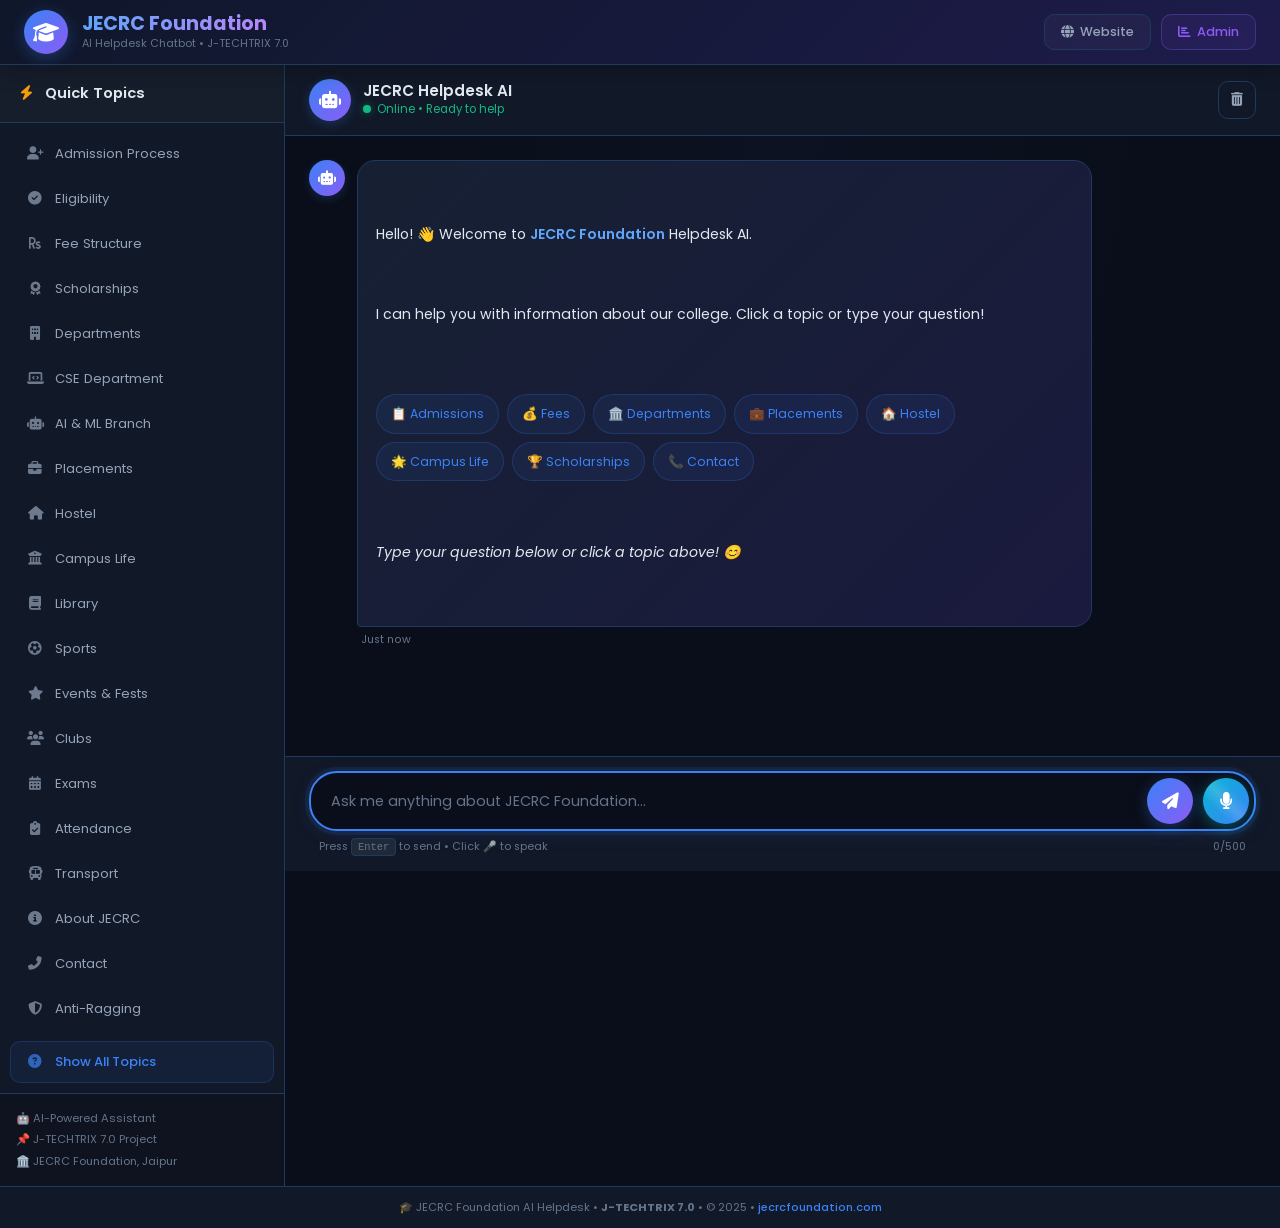
<file: templates/index.html>
<!DOCTYPE html>
<html lang="en">
<head>
    <meta charset="UTF-8">
    <meta name="viewport" content="width=device-width, initial-scale=1.0">
    <meta name="theme-color" content="#0a0e1a">
    <meta name="apple-mobile-web-app-capable" content="yes">
    <meta name="description" content="JECRC Foundation AI Helpdesk - Ask about admissions, fees, placements, hostel and more!">
    <title>JECRC Foundation - AI Helpdesk Chatbot | J-TECHTRIX 7.0</title>
    <link href="https://fonts.googleapis.com/css2?family=Poppins:wght@300;400;500;600;700&display=swap" rel="stylesheet">
    <link rel="stylesheet" href="https://cdnjs.cloudflare.com/ajax/libs/font-awesome/6.5.1/css/all.min.css">

    <style>
        /* ══════════════════════════════════════
           COMPLETE CSS - JECRC AI CHATBOT
           🔧 UPDATED: Mic Button + Visible Scrollbar
           Project: J-TECHTRIX 7.0
           ══════════════════════════════════════ */

        /* ══════ CSS VARIABLES ══════ */
        :root {
            --bg-primary: #0a0e1a;
            --bg-secondary: #111827;
            --bg-tertiary: #1f2937;
            --bg-card: #162032;
            --text-primary: #e2e8f0;
            --text-secondary: #94a3b8;
            --text-muted: #64748b;
            --accent-blue: #3b82f6;
            --accent-purple: #8b5cf6;
            --accent-green: #10b981;
            --accent-red: #ef4444;
            --accent-yellow: #f59e0b;
            --accent-cyan: #06b6d4;
            --border-color: #1e3a5f;
            --gradient-primary: linear-gradient(135deg, #3b82f6, #8b5cf6);
            --gradient-header: linear-gradient(135deg, #0f172a 0%, #1e1b4b 100%);
            --gradient-bot: linear-gradient(135deg, #162032, #1a1a3e);
            --shadow-lg: 0 10px 40px rgba(0, 0, 0, 0.4);
            --scrollbar-width: 10px;
            --scrollbar-track: #1a2236;
            --scrollbar-thumb: linear-gradient(180deg, #3b82f6, #8b5cf6);
            --scrollbar-thumb-hover: linear-gradient(180deg, #60a5fa, #a78bfa);
            --scrollbar-thumb-active: linear-gradient(180deg, #2563eb, #7c3aed);
        }

        /* ══════ RESET ══════ */
        * {
            margin: 0;
            padding: 0;
            box-sizing: border-box;
        }

        html { scroll-behavior: smooth; }

        body {
            font-family: 'Poppins', -apple-system, BlinkMacSystemFont, sans-serif;
            background: var(--bg-primary);
            color: var(--text-primary);
            min-height: 100vh;
            display: flex;
            flex-direction: column;
            overflow: hidden;
        }

        a { text-decoration: none; color: var(--accent-blue); }
        ul, ol { padding-left: 20px; }

        /* ══════ SCROLLBAR - GLOBAL ══════ */
        ::-webkit-scrollbar {
            width: 6px;
            height: 6px;
        }

        ::-webkit-scrollbar-track {
            background: var(--bg-primary);
        }

        ::-webkit-scrollbar-thumb {
            background: var(--bg-tertiary);
            border-radius: 10px;
        }

        ::-webkit-scrollbar-thumb:hover {
            background: var(--text-muted);
        }

        /* ══════ SCROLLBAR - CHAT MESSAGES ══════ */
        .chat-messages::-webkit-scrollbar {
            width: var(--scrollbar-width);
            display: block !important;
        }

        .chat-messages::-webkit-scrollbar-track {
            background: var(--scrollbar-track);
            border-radius: 10px;
            border: 1px solid var(--border-color);
            margin: 4px 0;
        }

        .chat-messages::-webkit-scrollbar-thumb {
            background: var(--scrollbar-thumb);
            border-radius: 10px;
            border: 2px solid var(--scrollbar-track);
            min-height: 50px;
        }

        .chat-messages::-webkit-scrollbar-thumb:hover {
            background: var(--scrollbar-thumb-hover);
            cursor: pointer;
        }

        .chat-messages::-webkit-scrollbar-thumb:active {
            background: var(--scrollbar-thumb-active);
        }

        .chat-messages::-webkit-scrollbar-corner {
            background: var(--scrollbar-track);
        }

        /* ══════ SCROLLBAR - SIDEBAR ══════ */
        .quick-topics::-webkit-scrollbar {
            width: 6px;
            display: block !important;
        }

        .quick-topics::-webkit-scrollbar-track {
            background: transparent;
        }

        .quick-topics::-webkit-scrollbar-thumb {
            background: rgba(59, 130, 246, 0.3);
            border-radius: 10px;
        }

        .quick-topics::-webkit-scrollbar-thumb:hover {
            background: rgba(59, 130, 246, 0.5);
        }

        /* ══════ HEADER ══════ */
        .header {
            background: var(--gradient-header);
            border-bottom: 1px solid var(--border-color);
            padding: 0 24px;
            height: 65px;
            display: flex;
            align-items: center;
            z-index: 100;
            flex-shrink: 0;
            box-shadow: 0 4px 20px rgba(0, 0, 0, 0.3);
        }

        .header-content {
            width: 100%;
            display: flex;
            justify-content: space-between;
            align-items: center;
        }

        .logo-section {
            display: flex;
            align-items: center;
            gap: 14px;
        }

        .logo-icon {
            width: 44px;
            height: 44px;
            background: var(--gradient-primary);
            border-radius: 50%;
            display: flex;
            align-items: center;
            justify-content: center;
            font-size: 1.3rem;
            color: white;
            box-shadow: 0 4px 15px rgba(59, 130, 246, 0.3);
        }

        .logo-text h1 {
            font-size: 1.2rem;
            font-weight: 700;
            color: white;
            line-height: 1.2;
            background: linear-gradient(90deg, #60a5fa, #c084fc);
            -webkit-background-clip: text;
            -webkit-text-fill-color: transparent;
            background-clip: text;
        }

        .logo-text p {
            font-size: 0.68rem;
            color: var(--text-muted);
            font-weight: 400;
        }

        .header-actions {
            display: flex;
            gap: 10px;
        }

        .btn-header {
            display: flex;
            align-items: center;
            gap: 6px;
            padding: 8px 16px;
            border-radius: 10px;
            font-size: 0.8rem;
            font-weight: 500;
            color: var(--text-secondary);
            border: 1px solid var(--border-color);
            transition: all 0.3s ease;
            background: rgba(255, 255, 255, 0.03);
        }

        .btn-header:hover {
            color: var(--accent-blue);
            border-color: var(--accent-blue);
            background: rgba(59, 130, 246, 0.08);
            transform: translateY(-1px);
        }

        .btn-admin {
            background: rgba(139, 92, 246, 0.08);
            border-color: rgba(139, 92, 246, 0.3);
            color: var(--accent-purple);
        }

        /* ══════ MAIN CONTAINER ══════ */
        .main-container {
            flex: 1;
            display: flex;
            overflow: hidden;
            height: calc(100vh - 65px - 42px);
        }

        /* ══════ SIDEBAR ══════ */
        .sidebar {
            width: 285px;
            background: var(--bg-secondary);
            border-right: 1px solid var(--border-color);
            display: flex;
            flex-direction: column;
            flex-shrink: 0;
            overflow: hidden;
        }

        .sidebar-header {
            padding: 18px 20px;
            display: flex;
            justify-content: space-between;
            align-items: center;
            border-bottom: 1px solid var(--border-color);
            flex-shrink: 0;
            background: rgba(255, 255, 255, 0.02);
        }

        .sidebar-header h3 {
            font-size: 0.92rem;
            font-weight: 600;
            color: var(--text-primary);
        }

        .sidebar-header h3 i {
            color: var(--accent-yellow);
            margin-right: 8px;
        }

        #sidebarClose {
            display: none;
            background: none;
            border: none;
            color: var(--text-secondary);
            font-size: 1.2rem;
            cursor: pointer;
            padding: 4px;
        }

        .quick-topics {
            flex: 1;
            overflow-y: auto;
            padding: 10px;
            display: flex;
            flex-direction: column;
            gap: 3px;
            scrollbar-width: thin;
            scrollbar-color: rgba(59, 130, 246, 0.3) transparent;
        }

        .topic-btn {
            width: 100%;
            text-align: left;
            padding: 10px 14px;
            background: transparent;
            border: 1px solid transparent;
            border-radius: 10px;
            color: var(--text-secondary);
            font-family: 'Poppins', sans-serif;
            font-size: 0.82rem;
            cursor: pointer;
            transition: all 0.25s ease;
            display: flex;
            align-items: center;
            gap: 10px;
        }

        .topic-btn:hover {
            background: rgba(59, 130, 246, 0.08);
            color: var(--accent-blue);
            border-color: rgba(59, 130, 246, 0.15);
            transform: translateX(4px);
        }

        .topic-btn i {
            width: 20px;
            text-align: center;
            font-size: 0.85rem;
            opacity: 0.7;
        }

        .topic-btn:hover i { opacity: 1; }

        .highlight-btn {
            background: rgba(59, 130, 246, 0.08);
            border-color: rgba(59, 130, 246, 0.2) !important;
            color: var(--accent-blue);
            font-weight: 500;
            margin-top: 8px;
        }

        .sidebar-footer {
            padding: 14px 16px;
            border-top: 1px solid var(--border-color);
            flex-shrink: 0;
            background: rgba(0, 0, 0, 0.2);
        }

        .sidebar-info p {
            font-size: 0.7rem;
            color: var(--text-muted);
            line-height: 1.9;
        }

        .sidebar-overlay {
            display: none;
            position: fixed;
            inset: 0;
            background: rgba(0, 0, 0, 0.6);
            z-index: 199;
            backdrop-filter: blur(2px);
        }

        /* ══════ CHAT AREA ══════ */
        .chat-area {
            flex: 1;
            display: flex;
            flex-direction: column;
            overflow: hidden;
            min-width: 0;
            background: var(--bg-primary);
        }

        .chat-header {
            padding: 14px 24px;
            background: var(--bg-secondary);
            border-bottom: 1px solid var(--border-color);
            display: flex;
            justify-content: space-between;
            align-items: center;
            flex-shrink: 0;
        }

        .chat-header-left {
            display: flex;
            align-items: center;
            gap: 14px;
        }

        .menu-btn {
            display: none;
            background: none;
            border: 1px solid var(--border-color);
            color: var(--text-secondary);
            font-size: 1.1rem;
            cursor: pointer;
            padding: 8px 10px;
            border-radius: 8px;
            transition: all 0.3s;
        }

        .menu-btn:hover {
            background: rgba(59, 130, 246, 0.1);
            color: var(--accent-blue);
            border-color: var(--accent-blue);
        }

        .bot-info {
            display: flex;
            align-items: center;
            gap: 12px;
        }

        .bot-avatar-small {
            width: 42px;
            height: 42px;
            background: var(--gradient-primary);
            border-radius: 50%;
            display: flex;
            align-items: center;
            justify-content: center;
            color: white;
            font-size: 1.1rem;
            box-shadow: 0 3px 12px rgba(59, 130, 246, 0.25);
        }

        .bot-details h3 {
            font-size: 0.95rem;
            font-weight: 600;
            line-height: 1.2;
        }

        .status-online {
            font-size: 0.72rem;
            color: var(--accent-green);
            display: flex;
            align-items: center;
            gap: 6px;
        }

        .status-dot {
            width: 8px;
            height: 8px;
            background: var(--accent-green);
            border-radius: 50%;
            display: inline-block;
            animation: pulse 2s infinite;
            box-shadow: 0 0 8px rgba(16, 185, 129, 0.5);
        }

        @keyframes pulse {
            0%, 100% { opacity: 1; transform: scale(1); }
            50% { opacity: 0.5; transform: scale(0.8); }
        }

        .header-action-btn {
            background: none;
            border: 1px solid var(--border-color);
            color: var(--text-secondary);
            width: 38px;
            height: 38px;
            border-radius: 10px;
            cursor: pointer;
            font-size: 0.85rem;
            transition: all 0.3s;
            display: flex;
            align-items: center;
            justify-content: center;
        }

        .header-action-btn:hover {
            color: var(--accent-red);
            border-color: var(--accent-red);
            background: rgba(239, 68, 68, 0.08);
        }

        /* ══════ CHAT MESSAGES ══════ */
        .chat-messages {
            flex: 1;
            overflow-y: scroll !important;
            padding: 24px;
            padding-right: 16px;
            display: flex;
            flex-direction: column;
            gap: 18px;
            background: radial-gradient(ellipse at top, rgba(59, 130, 246, 0.03) 0%, transparent 60%);
            scroll-behavior: smooth;
            -webkit-overflow-scrolling: touch;
            overscroll-behavior: contain;
            scrollbar-width: auto;
            scrollbar-color: #3b82f6 #1a2236;
        }

        /* ══════ MESSAGES ══════ */
        .message {
            display: flex;
            gap: 12px;
            max-width: 82%;
            animation: fadeInUp 0.35s ease-out;
        }

        @keyframes fadeInUp {
            from { opacity: 0; transform: translateY(12px); }
            to { opacity: 1; transform: translateY(0); }
        }

        .bot-message { align-self: flex-start; }
        .user-message { align-self: flex-end; flex-direction: row-reverse; }

        .msg-avatar {
            width: 36px;
            height: 36px;
            border-radius: 50%;
            display: flex;
            align-items: center;
            justify-content: center;
            flex-shrink: 0;
            font-size: 0.9rem;
        }

        .bot-message .msg-avatar {
            background: var(--gradient-primary);
            color: white;
            box-shadow: 0 3px 10px rgba(59, 130, 246, 0.2);
        }

        .user-message .msg-avatar {
            background: var(--bg-tertiary);
            color: var(--accent-cyan);
            border: 1px solid var(--border-color);
        }

        .msg-content {
            display: flex;
            flex-direction: column;
            gap: 5px;
            min-width: 0;
        }

        .msg-bubble {
            padding: 14px 18px;
            border-radius: 18px;
            font-size: 0.88rem;
            line-height: 1.7;
            word-wrap: break-word;
            overflow-wrap: break-word;
            white-space: pre-wrap;
        }

        .bot-message .msg-bubble {
            background: var(--gradient-bot);
            border: 1px solid var(--border-color);
            border-bottom-left-radius: 4px;
            color: var(--text-primary);
        }

        .user-message .msg-bubble {
            background: var(--gradient-primary);
            border-bottom-right-radius: 4px;
            color: white;
            box-shadow: 0 4px 15px rgba(59, 130, 246, 0.2);
        }

        .msg-bubble p { margin-bottom: 8px; }
        .msg-bubble p:last-child { margin-bottom: 0; }
        .msg-bubble strong { color: #60a5fa; font-weight: 600; }
        .user-message .msg-bubble strong { color: #dbeafe; }
        .msg-bubble ul, .msg-bubble ol { margin: 6px 0; padding-left: 18px; }
        .msg-bubble li { margin-bottom: 4px; }

        .msg-time {
            font-size: 0.67rem;
            color: var(--text-muted);
            padding: 0 4px;
        }

        .user-message .msg-time { text-align: right; }

        .msg-meta {
            display: flex;
            align-items: center;
            gap: 10px;
            flex-wrap: wrap;
        }

        .msg-debug {
            font-size: 0.63rem;
            color: #475569;
            margin-top: 2px;
            padding: 0 4px;
        }

        /* ══════ WELCOME CHIPS ══════ */
        .welcome-grid {
            display: flex;
            flex-wrap: wrap;
            gap: 8px;
            margin: 12px 0;
        }

        .welcome-chip {
            display: inline-flex;
            align-items: center;
            padding: 8px 14px;
            background: rgba(59, 130, 246, 0.08);
            border: 1px solid rgba(59, 130, 246, 0.2);
            border-radius: 24px;
            font-size: 0.78rem;
            color: var(--accent-blue);
            cursor: pointer;
            transition: all 0.25s ease;
            font-family: 'Poppins', sans-serif;
        }

        .welcome-chip:hover {
            background: rgba(59, 130, 246, 0.18);
            border-color: var(--accent-blue);
            transform: translateY(-2px);
            box-shadow: 0 4px 12px rgba(59, 130, 246, 0.15);
        }

        /* ══════ FEEDBACK BUTTONS ══════ */
        .feedback-btns {
            display: flex;
            gap: 6px;
        }

        .fb-btn {
            padding: 3px 12px;
            background: transparent;
            border: 1px solid var(--border-color);
            border-radius: 20px;
            color: var(--text-muted);
            font-size: 0.7rem;
            cursor: pointer;
            transition: all 0.25s ease;
            font-family: 'Poppins', sans-serif;
        }

        .fb-btn:hover {
            border-color: var(--accent-blue);
            color: var(--accent-blue);
            background: rgba(59, 130, 246, 0.08);
        }

        .fb-btn.active {
            background: var(--accent-blue);
            color: white;
            border-color: var(--accent-blue);
        }

        /* ══════ TYPING INDICATOR ══════ */
        .typing-indicator {
            display: none;
            align-items: center;
            gap: 12px;
            padding: 0 24px 12px;
        }

        .typing-indicator.show { display: flex; }

        .typing-content {
            display: flex;
            align-items: center;
            gap: 10px;
            background: var(--gradient-bot);
            border: 1px solid var(--border-color);
            padding: 12px 18px;
            border-radius: 18px;
            border-bottom-left-radius: 4px;
        }

        .typing-dots {
            display: flex;
            gap: 5px;
        }

        .typing-dots span {
            width: 8px;
            height: 8px;
            background: var(--accent-blue);
            border-radius: 50%;
            animation: typingBounce 1.4s infinite ease-in-out;
        }

        .typing-dots span:nth-child(1) { animation-delay: 0s; }
        .typing-dots span:nth-child(2) { animation-delay: 0.2s; }
        .typing-dots span:nth-child(3) { animation-delay: 0.4s; }

        @keyframes typingBounce {
            0%, 80%, 100% { transform: scale(0.5); opacity: 0.3; }
            40% { transform: scale(1.1); opacity: 1; }
        }

        .typing-text {
            font-size: 0.75rem;
            color: var(--text-muted);
            font-style: italic;
        }

        /* ══════ CHAT INPUT ══════ */
        .chat-input-area {
            padding: 14px 24px 16px;
            background: var(--bg-secondary);
            border-top: 1px solid var(--border-color);
            flex-shrink: 0;
        }

        .input-wrapper {
            display: flex;
            align-items: center;
            gap: 10px;
            background: var(--bg-primary);
            border: 2px solid var(--border-color);
            border-radius: 28px;
            padding: 5px 5px 5px 20px;
            transition: all 0.3s ease;
        }

        .input-wrapper:focus-within {
            border-color: var(--accent-blue);
            box-shadow: 0 0 0 4px rgba(59, 130, 246, 0.1), 0 4px 20px rgba(59, 130, 246, 0.1);
        }

        .input-wrapper input {
            flex: 1;
            border: none;
            background: transparent;
            color: var(--text-primary);
            font-family: 'Poppins', sans-serif;
            font-size: 0.9rem;
            outline: none;
            padding: 12px 0;
        }

        .input-wrapper input::placeholder {
            color: var(--text-muted);
        }

        .send-btn {
            width: 46px;
            height: 46px;
            background: var(--gradient-primary);
            border: none;
            border-radius: 50%;
            color: white;
            font-size: 1.05rem;
            cursor: pointer;
            display: flex;
            align-items: center;
            justify-content: center;
            transition: all 0.3s ease;
            flex-shrink: 0;
            box-shadow: 0 4px 15px rgba(59, 130, 246, 0.3);
        }

        .send-btn:hover {
            transform: scale(1.08);
            box-shadow: 0 6px 25px rgba(59, 130, 246, 0.45);
        }

        .send-btn:active { transform: scale(0.95); }

        .send-btn:disabled {
            opacity: 0.5;
            cursor: not-allowed;
            transform: none;
        }

        /* ══════════════════════════════════════
           🎤 MIC BUTTON - SEXY ANIMATED UI
           ══════════════════════════════════════ */
        .mic-btn {
            width: 46px;
            height: 46px;
            border-radius: 50%;
            border: none;
            background: linear-gradient(135deg, #06b6d4, #3b82f6);
            color: white;
            font-size: 1.1rem;
            cursor: pointer;
            display: flex;
            align-items: center;
            justify-content: center;
            transition: all 0.3s ease;
            flex-shrink: 0;
            box-shadow: 0 4px 15px rgba(6, 182, 212, 0.4);
            position: relative;
            overflow: hidden;
        }

        /* ✨ Shine sweep effect */
        .mic-btn::before {
            content: '';
            position: absolute;
            top: -50%;
            left: -50%;
            width: 200%;
            height: 200%;
            background: linear-gradient(
                45deg,
                transparent 40%,
                rgba(255, 255, 255, 0.15) 50%,
                transparent 60%
            );
            animation: micShine 3s infinite;
        }

        @keyframes micShine {
            0% { transform: translateX(-100%) rotate(45deg); }
            100% { transform: translateX(100%) rotate(45deg); }
        }

        /* Hover effect */
        .mic-btn:hover {
            transform: scale(1.12);
            box-shadow: 0 6px 30px rgba(6, 182, 212, 0.6);
        }

        /* Click effect */
        .mic-btn:active {
            transform: scale(0.92);
        }

        /* 🔴 Recording state */
        .mic-btn.recording {
            background: linear-gradient(135deg, #ef4444, #dc2626);
            animation: pulseMic 1.2s infinite;
            box-shadow: 0 4px 20px rgba(239, 68, 68, 0.5);
        }

        .mic-btn.recording::before {
            display: none;
        }

        .mic-btn.recording i {
            animation: micBounce 0.6s infinite alternate;
        }

        @keyframes pulseMic {
            0% {
                box-shadow: 0 0 0 0 rgba(239, 68, 68, 0.7);
            }
            70% {
                box-shadow: 0 0 0 18px rgba(239, 68, 68, 0);
            }
            100% {
                box-shadow: 0 0 0 0 rgba(239, 68, 68, 0);
            }
        }

        @keyframes micBounce {
            0% { transform: scale(1); }
            100% { transform: scale(1.2); }
        }

        /* 🎤 Mic ring animation (outer glow ring) */
        .mic-btn::after {
            content: '';
            position: absolute;
            width: 100%;
            height: 100%;
            border-radius: 50%;
            border: 2px solid rgba(6, 182, 212, 0.3);
            animation: micRing 2s infinite;
            pointer-events: none;
        }

        .mic-btn.recording::after {
            border-color: rgba(239, 68, 68, 0.4);
        }

        @keyframes micRing {
            0% {
                transform: scale(1);
                opacity: 1;
            }
            100% {
                transform: scale(1.6);
                opacity: 0;
            }
        }

        /* 🎤 Mic tooltip */
        .mic-btn[title]:hover::after {
            animation: none;
        }

        .input-footer {
            display: flex;
            justify-content: space-between;
            align-items: center;
            margin-top: 8px;
            padding: 0 10px;
        }

        .input-footer span {
            font-size: 0.68rem;
            color: var(--text-muted);
        }

        .input-footer kbd {
            background: var(--bg-tertiary);
            padding: 2px 6px;
            border-radius: 4px;
            font-size: 0.65rem;
            border: 1px solid var(--border-color);
        }

        /* ══════ FOOTER ══════ */
        .footer {
            padding: 10px 24px;
            background: var(--bg-secondary);
            border-top: 1px solid var(--border-color);
            text-align: center;
            flex-shrink: 0;
            height: 42px;
            display: flex;
            align-items: center;
            justify-content: center;
        }

        .footer p {
            font-size: 0.7rem;
            color: var(--text-muted);
        }

        .footer a { color: var(--accent-blue); font-weight: 500; }
        .footer a:hover { text-decoration: underline; }

        /* ══════ SHAKE ANIMATION ══════ */
        @keyframes shake {
            0%, 100% { transform: translateX(0); }
            20% { transform: translateX(-8px); }
            40% { transform: translateX(8px); }
            60% { transform: translateX(-5px); }
            80% { transform: translateX(5px); }
        }

        /* ══════════════════════════════════════
           📱 RESPONSIVE - TABLET (768px)
           ══════════════════════════════════════ */
        @media (max-width: 768px) {
            .sidebar {
                position: fixed;
                left: -300px;
                top: 65px;
                bottom: 42px;
                width: 280px;
                z-index: 200;
                transition: left 0.3s ease;
                box-shadow: 5px 0 30px rgba(0, 0, 0, 0.5);
            }
            .sidebar.open { left: 0; }
            .sidebar-overlay.show { display: block; }
            #sidebarClose { display: block; }
            .menu-btn { display: flex; }
            .btn-text { display: none; }

            .header { padding: 0 16px; height: 60px; }
            .main-container { height: calc(100vh - 60px - 42px); }
            .logo-text h1 { font-size: 1rem; }
            .logo-text p { font-size: 0.6rem; }

            .chat-messages {
                padding: 16px;
                padding-right: 10px;
                gap: 14px;
            }

            .chat-messages::-webkit-scrollbar {
                width: 8px;
            }

            .chat-messages::-webkit-scrollbar-thumb {
                border: 1px solid var(--scrollbar-track);
            }

            .message { max-width: 92%; }
            .chat-input-area { padding: 10px 16px 14px; }
            .welcome-chip { font-size: 0.72rem; padding: 6px 11px; }

            .input-wrapper input {
                font-size: 16px !important;
            }

            /* 🎤 Mic button responsive */
            .mic-btn {
                width: 42px;
                height: 42px;
                font-size: 1rem;
            }

            .send-btn {
                width: 42px;
                height: 42px;
            }
        }

        /* ══════════════════════════════════════
           📱 RESPONSIVE - MOBILE SMALL (480px)
           ══════════════════════════════════════ */
        @media (max-width: 480px) {
            .logo-icon { width: 36px; height: 36px; font-size: 1rem; }
            .logo-text h1 { font-size: 0.9rem; }
            .msg-bubble { font-size: 0.83rem; padding: 11px 14px; }
            .bot-avatar-small { width: 36px; height: 36px; }
            .input-wrapper input { font-size: 16px !important; }

            .chat-messages::-webkit-scrollbar {
                width: 7px;
            }

            .chat-messages {
                padding: 12px;
                padding-right: 8px;
                gap: 12px;
            }

            .message { max-width: 95%; }
            .welcome-chip { font-size: 0.68rem; padding: 5px 10px; }
            .chat-header { padding: 10px 16px; }

            .msg-avatar {
                width: 30px;
                height: 30px;
                font-size: 0.75rem;
            }

            /* 🎤 Mic smaller on mobile */
            .mic-btn {
                width: 40px;
                height: 40px;
                font-size: 0.95rem;
            }

            .send-btn {
                width: 40px;
                height: 40px;
                font-size: 0.95rem;
            }

            .input-wrapper {
                gap: 6px;
                padding: 4px 4px 4px 14px;
            }
        }

        /* ══════════════════════════════════════
           📱 RESPONSIVE - VERY SMALL (360px)
           ══════════════════════════════════════ */
        @media (max-width: 360px) {
            .chat-messages::-webkit-scrollbar {
                width: 6px;
            }

            .logo-section { gap: 8px; }
            .logo-icon { width: 32px; height: 32px; font-size: 0.9rem; }
            .logo-text h1 { font-size: 0.82rem; }
            .msg-bubble { font-size: 0.8rem; padding: 10px 12px; }
            .welcome-grid { gap: 5px; }
            .welcome-chip { font-size: 0.65rem; padding: 4px 8px; }

            .mic-btn {
                width: 36px;
                height: 36px;
                font-size: 0.85rem;
            }

            .send-btn {
                width: 36px;
                height: 36px;
                font-size: 0.85rem;
            }

            .input-wrapper {
                gap: 4px;
                padding: 3px 3px 3px 12px;
            }
        }
    </style>
</head>
<body>

<!-- ══════ HEADER ══════ -->
<header class="header">
    <div class="header-content">
        <div class="logo-section">
            <div class="logo-icon">
                <i class="fas fa-graduation-cap"></i>
            </div>
            <div class="logo-text">
                <h1>JECRC Foundation</h1>
                <p>AI Helpdesk Chatbot &bull; J-TECHTRIX 7.0</p>
            </div>
        </div>
        <div class="header-actions">
            <a href="https://jecrcfoundation.com" target="_blank" class="btn-header" title="College Website">
                <i class="fas fa-globe"></i> <span class="btn-text">Website</span>
            </a>
            <a href="/admin" class="btn-header btn-admin" title="Admin Dashboard">
                <i class="fas fa-chart-bar"></i> <span class="btn-text">Admin</span>
            </a>
        </div>
    </div>
</header>

<!-- ══════ MAIN CONTAINER ══════ -->
<main class="main-container">

    <!-- Sidebar -->
    <aside class="sidebar" id="sidebar">
        <div class="sidebar-header">
            <h3><i class="fas fa-bolt"></i> Quick Topics</h3>
            <button id="sidebarClose" onclick="toggleSidebar()">
                <i class="fas fa-times"></i>
            </button>
        </div>
        <div class="quick-topics">
            <button class="topic-btn" onclick="sendQuick('What is the admission process?')"><i class="fas fa-user-plus"></i> Admission Process</button>
            <button class="topic-btn" onclick="sendQuick('What are the eligibility criteria?')"><i class="fas fa-check-circle"></i> Eligibility</button>
            <button class="topic-btn" onclick="sendQuick('What is the fee structure?')"><i class="fas fa-rupee-sign"></i> Fee Structure</button>
            <button class="topic-btn" onclick="sendQuick('Tell me about scholarships')"><i class="fas fa-award"></i> Scholarships</button>
            <button class="topic-btn" onclick="sendQuick('Tell me about departments and courses')"><i class="fas fa-building"></i> Departments</button>
            <button class="topic-btn" onclick="sendQuick('Tell me about CSE department')"><i class="fas fa-laptop-code"></i> CSE Department</button>
            <button class="topic-btn" onclick="sendQuick('Tell me about AI ML branch')"><i class="fas fa-robot"></i> AI & ML Branch</button>
            <button class="topic-btn" onclick="sendQuick('Placement details and companies')"><i class="fas fa-briefcase"></i> Placements</button>
            <button class="topic-btn" onclick="sendQuick('Hostel facilities')"><i class="fas fa-home"></i> Hostel</button>
            <button class="topic-btn" onclick="sendQuick('Tell me about campus life')"><i class="fas fa-university"></i> Campus Life</button>
            <button class="topic-btn" onclick="sendQuick('Library information')"><i class="fas fa-book"></i> Library</button>
            <button class="topic-btn" onclick="sendQuick('Sports facilities')"><i class="fas fa-futbol"></i> Sports</button>
            <button class="topic-btn" onclick="sendQuick('College events and fests')"><i class="fas fa-star"></i> Events & Fests</button>
            <button class="topic-btn" onclick="sendQuick('Student clubs')"><i class="fas fa-users"></i> Clubs</button>
            <button class="topic-btn" onclick="sendQuick('Exam schedule')"><i class="fas fa-calendar-alt"></i> Exams</button>
            <button class="topic-btn" onclick="sendQuick('Attendance policy')"><i class="fas fa-clipboard-check"></i> Attendance</button>
            <button class="topic-btn" onclick="sendQuick('Transport bus facility')"><i class="fas fa-bus"></i> Transport</button>
            <button class="topic-btn" onclick="sendQuick('About JECRC Foundation')"><i class="fas fa-info-circle"></i> About JECRC</button>
            <button class="topic-btn" onclick="sendQuick('Contact information')"><i class="fas fa-phone-alt"></i> Contact</button>
            <button class="topic-btn" onclick="sendQuick('Anti ragging policy')"><i class="fas fa-shield-alt"></i> Anti-Ragging</button>
            <button class="topic-btn highlight-btn" onclick="sendQuick('help')"><i class="fas fa-question-circle"></i> Show All Topics</button>
        </div>
        <div class="sidebar-footer">
            <div class="sidebar-info">
                <p>🤖 AI-Powered Assistant</p>
                <p>📌 J-TECHTRIX 7.0 Project</p>
                <p>🏛️ JECRC Foundation, Jaipur</p>
            </div>
        </div>
    </aside>

    <!-- Sidebar Overlay -->
    <div class="sidebar-overlay" id="sidebarOverlay" onclick="toggleSidebar()"></div>

    <!-- Chat Area -->
    <section class="chat-area">

        <!-- Chat Header -->
        <div class="chat-header">
            <div class="chat-header-left">
                <button class="menu-btn" onclick="toggleSidebar()" title="Menu">
                    <i class="fas fa-bars"></i>
                </button>
                <div class="bot-info">
                    <div class="bot-avatar-small">
                        <i class="fas fa-robot"></i>
                    </div>
                    <div class="bot-details">
                        <h3>JECRC Helpdesk AI</h3>
                        <span class="status-online">
                            <span class="status-dot"></span> Online &bull; Ready to help
                        </span>
                    </div>
                </div>
            </div>
            <div class="chat-header-right">
                <button onclick="clearChat()" class="header-action-btn" title="Clear Chat">
                    <i class="fas fa-trash-alt"></i>
                </button>
            </div>
        </div>

        <!-- Messages -->
        <div class="chat-messages" id="chatMessages">
            <div class="message bot-message">
                <div class="msg-avatar"><i class="fas fa-robot"></i></div>
                <div class="msg-content">
                    <div class="msg-bubble">
                        <p>Hello! 👋 Welcome to <strong>JECRC Foundation</strong> Helpdesk AI.</p>
                        <p>I can help you with information about our college. Click a topic or type your question!</p>
                        <div class="welcome-grid">
                            <span class="welcome-chip" onclick="sendQuick('admission process')">📋 Admissions</span>
                            <span class="welcome-chip" onclick="sendQuick('fee structure')">💰 Fees</span>
                            <span class="welcome-chip" onclick="sendQuick('departments')">🏛️ Departments</span>
                            <span class="welcome-chip" onclick="sendQuick('placements')">💼 Placements</span>
                            <span class="welcome-chip" onclick="sendQuick('hostel facilities')">🏠 Hostel</span>
                            <span class="welcome-chip" onclick="sendQuick('campus life')">🌟 Campus Life</span>
                            <span class="welcome-chip" onclick="sendQuick('scholarships')">🏆 Scholarships</span>
                            <span class="welcome-chip" onclick="sendQuick('contact information')">📞 Contact</span>
                        </div>
                        <p><em>Type your question below or click a topic above! 😊</em></p>
                    </div>
                    <span class="msg-time">Just now</span>
                </div>
            </div>
        </div>

        <!-- Typing Indicator -->
        <div class="typing-indicator" id="typingIndicator">
            <div class="msg-avatar"><i class="fas fa-robot"></i></div>
            <div class="typing-content">
                <div class="typing-dots"><span></span><span></span><span></span></div>
                <span class="typing-text">Thinking...</span>
            </div>
        </div>

        <!-- 🔥 INPUT WITH MIC BUTTON -->
        <div class="chat-input-area">
            <div class="input-wrapper">
                <input type="text" id="userInput"
                       placeholder="Ask me anything about JECRC Foundation..."
                       autocomplete="off" maxlength="500"
                       onkeypress="handleKeyPress(event)">

                <button onclick="sendMessage()" id="sendBtn" class="send-btn" title="Send">
                    <i class="fas fa-paper-plane"></i>
                </button>

                <!-- 🎤 SEXY MIC BUTTON -->
                <button id="micBtn" class="mic-btn" title="Hold to Speak">
                    <i class="fas fa-microphone"></i>
                </button>
            </div>
            <div class="input-footer">
                <span>Press <kbd>Enter</kbd> to send &bull; Click 🎤 to speak</span>
                <span class="char-count" id="charCount">0/500</span>
            </div>
        </div>

    </section>
</main>

<!-- Footer -->
<footer class="footer">
    <p>
        🎓 JECRC Foundation AI Helpdesk &bull;
        <strong>J-TECHTRIX 7.0</strong> &bull; © 2025 &bull;
        <a href="https://jecrcfoundation.com" target="_blank">jecrcfoundation.com</a>
    </p>
</footer>

<!-- 🔧 SCROLL FIX -->
<style>
    .chat-area {
        min-height: 0 !important;
        overflow: hidden !important;
    }

    .main-container {
        min-height: 0 !important;
    }

    #chatMessages {
        min-height: 0 !important;
        flex: 1 1 0px !important;
        overflow-y: scroll !important;
        overflow-x: hidden !important;
        max-height: calc(100vh - 280px) !important;
    }

    #chatMessages::-webkit-scrollbar {
        width: 10px !important;
        display: block !important;
    }

    #chatMessages::-webkit-scrollbar-track {
        background: #1e293b !important;
        border-radius: 8px !important;
    }

    #chatMessages::-webkit-scrollbar-thumb {
        background: linear-gradient(180deg, #3b82f6, #8b5cf6) !important;
        border-radius: 8px !important;
        border: 2px solid #1e293b !important;
        min-height: 40px !important;
    }

    #chatMessages::-webkit-scrollbar-thumb:hover {
        background: linear-gradient(180deg, #60a5fa, #a78bfa) !important;
    }

    @media (max-width: 768px) {
        #chatMessages {
            max-height: calc(100vh - 240px) !important;
        }
        #chatMessages::-webkit-scrollbar {
            width: 8px !important;
        }
    }

    @media (max-width: 480px) {
        #chatMessages {
            max-height: calc(100vh - 220px) !important;
        }
        #chatMessages::-webkit-scrollbar {
            width: 7px !important;
        }
    }

    /* ══════════════════════════════════════
       🔥 FORMAT CHOICE BUTTONS
       ══════════════════════════════════════ */
    .format-choice-btns {
        display: flex;
        gap: 10px;
        margin-top: 12px;
        flex-wrap: wrap;
    }

    .format-btn {
        display: flex;
        align-items: center;
        gap: 8px;
        padding: 10px 20px;
        border: 2px solid transparent;
        border-radius: 25px;
        font-family: 'Poppins', sans-serif;
        font-size: 0.82rem;
        font-weight: 500;
        cursor: pointer;
        transition: all 0.3s ease;
        color: white;
        position: relative;
        overflow: hidden;
    }

    .format-btn:hover {
        transform: translateY(-2px);
        box-shadow: 0 6px 20px rgba(0, 0, 0, 0.3);
    }

    .format-btn:active {
        transform: scale(0.95);
    }

    /* ✨ Shine effect on buttons */
    .format-btn::before {
        content: '';
        position: absolute;
        top: -50%;
        left: -50%;
        width: 200%;
        height: 200%;
        background: linear-gradient(
            45deg,
            transparent 40%,
            rgba(255, 255, 255, 0.12) 50%,
            transparent 60%
        );
        animation: btnShine 3s infinite;
    }

    @keyframes btnShine {
        0% { transform: translateX(-100%) rotate(45deg); }
        100% { transform: translateX(100%) rotate(45deg); }
    }

    /* 📝 Text Only Button */
    .format-text {
        background: linear-gradient(135deg, #3b82f6, #2563eb);
        border-color: rgba(59, 130, 246, 0.3);
    }

    .format-text:hover {
        box-shadow: 0 6px 25px rgba(59, 130, 246, 0.4);
        border-color: rgba(59, 130, 246, 0.6);
    }

    /* 🔊 Speech Only Button */
    .format-speech {
        background: linear-gradient(135deg, #10b981, #059669);
        border-color: rgba(16, 185, 129, 0.3);
    }

    .format-speech:hover {
        box-shadow: 0 6px 25px rgba(16, 185, 129, 0.4);
        border-color: rgba(16, 185, 129, 0.6);
    }

    /* ✨ Both Button */
    .format-both {
        background: linear-gradient(135deg, #8b5cf6, #7c3aed);
        border-color: rgba(139, 92, 246, 0.3);
    }

    .format-both:hover {
        box-shadow: 0 6px 25px rgba(139, 92, 246, 0.4);
        border-color: rgba(139, 92, 246, 0.6);
    }

    /* 🔥 Button icon animation on hover */
    .format-btn i {
        transition: transform 0.3s ease;
    }

    .format-btn:hover i {
        transform: scale(1.2);
    }

    /* 📱 Mobile responsive */
    @media (max-width: 480px) {
        .format-choice-btns {
            flex-direction: column;
            gap: 8px;
        }

        .format-btn {
            justify-content: center;
            padding: 10px 16px;
            font-size: 0.78rem;
        }
    }

    @media (max-width: 360px) {
        .format-btn {
            padding: 8px 12px;
            font-size: 0.72rem;
            gap: 6px;
        }
    }
</style>

<!-- JavaScript -->
<script src="/static/js/chatbot.js"></script>

</body>
</html>
</file>
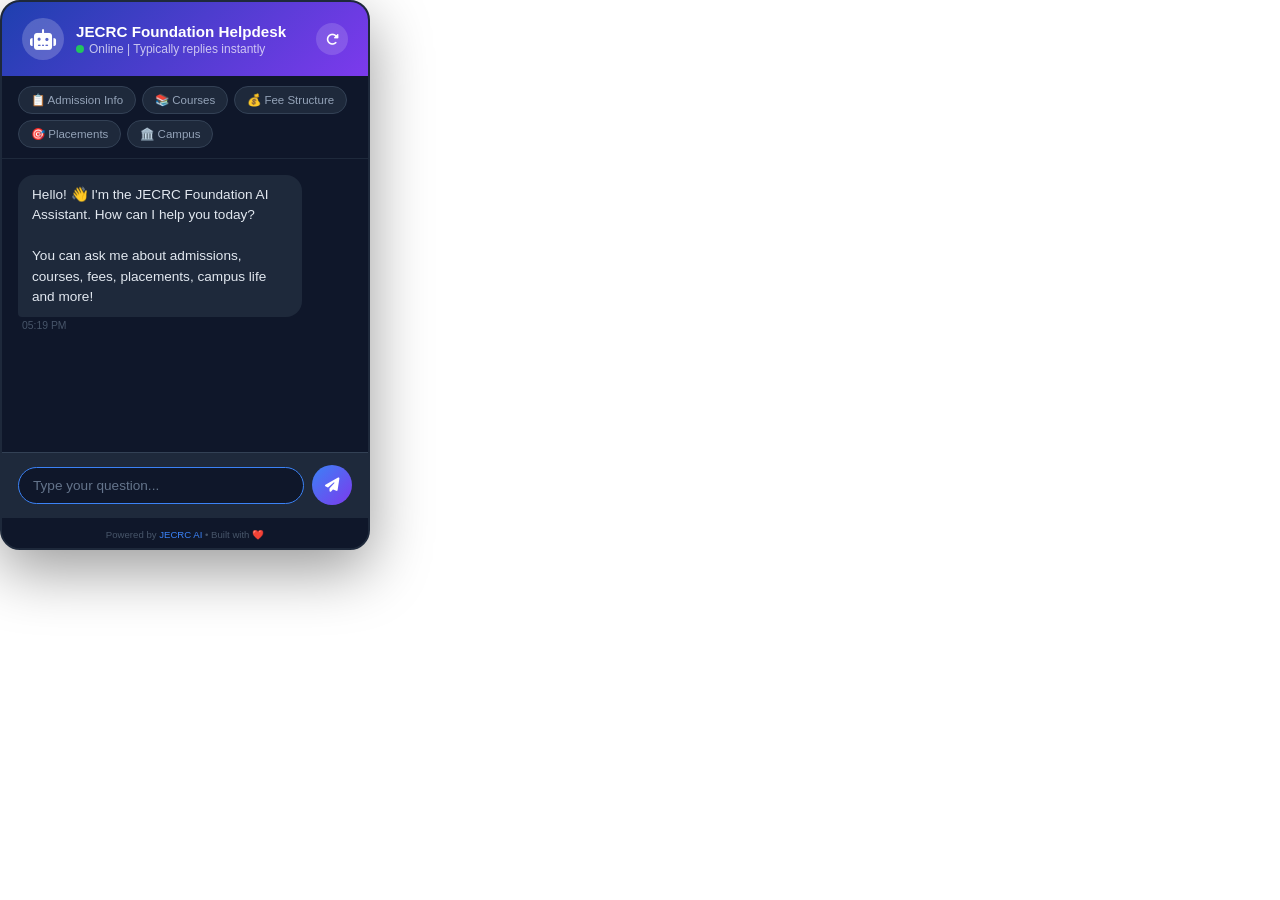
<file: templates/chatbot_widget.html>
<!DOCTYPE html>
<html lang="en">
<head>
    <meta charset="UTF-8">
    <meta name="viewport" content="width=device-width, initial-scale=1.0">
    <title>JECRC Chatbot Widget</title>
    <link rel="stylesheet" href="https://cdnjs.cloudflare.com/ajax/libs/font-awesome/6.5.1/css/all.min.css">
    <style>
        * { margin: 0; padding: 0; box-sizing: border-box; }
        body { 
            font-family: 'Segoe UI', Tahoma, sans-serif; 
            background: transparent; 
        }

        /* ========== WIDGET CONTAINER ========== */
        .widget-container {
            width: 370px;
            height: 550px;
            border-radius: 20px;
            overflow: hidden;
            display: flex;
            flex-direction: column;
            background: #0f172a;
            border: 2px solid #1e293b;
            box-shadow: 0 20px 60px rgba(0,0,0,0.4);
        }

        /* ========== HEADER ========== */
        .widget-header {
            background: linear-gradient(135deg, #1e40af, #7c3aed);
            padding: 16px 20px;
            display: flex;
            align-items: center;
            gap: 12px;
            position: relative;
        }
        .widget-header .avatar {
            width: 42px; height: 42px;
            background: rgba(255,255,255,0.2);
            border-radius: 50%;
            display: flex; align-items: center; justify-content: center;
            font-size: 1.3rem; color: white;
            flex-shrink: 0;
        }
        .widget-header .info { flex: 1; }
        .widget-header .info h4 { color: white; font-size: 0.95rem; }
        .widget-header .info .status {
            display: flex;
            align-items: center;
            gap: 5px;
            margin-top: 2px;
        }
        .widget-header .info .status-dot {
            width: 8px; height: 8px;
            background: #22c55e;
            border-radius: 50%;
            display: inline-block;
            animation: pulse 2s infinite;
        }
        .widget-header .info .status span {
            color: rgba(255,255,255,0.7);
            font-size: 0.75rem;
        }
        .widget-header .header-actions button {
            background: rgba(255,255,255,0.15);
            border: none;
            color: white;
            width: 32px; height: 32px;
            border-radius: 50%;
            cursor: pointer;
            font-size: 0.8rem;
            transition: background 0.2s;
        }
        .widget-header .header-actions button:hover {
            background: rgba(255,255,255,0.3);
        }

        @keyframes pulse {
            0%, 100% { opacity: 1; }
            50% { opacity: 0.4; }
        }

        /* ========== QUICK ACTIONS / SUGGESTIONS ========== */
        .quick-actions {
            display: flex;
            flex-wrap: wrap;
            gap: 6px;
            padding: 10px 16px;
            background: #0f172a;
            border-bottom: 1px solid #1e293b;
        }
        .quick-actions button {
            background: #1e293b;
            border: 1px solid #334155;
            color: #94a3b8;
            padding: 6px 12px;
            border-radius: 20px;
            font-size: 0.72rem;
            cursor: pointer;
            transition: all 0.2s;
            white-space: nowrap;
        }
        .quick-actions button:hover {
            background: #334155;
            color: #e2e8f0;
            border-color: #3b82f6;
        }

        /* ========== MESSAGES AREA ========== */
        .widget-messages {
            flex: 1;
            overflow-y: auto;
            padding: 16px;
            background: #0f172a;
            scroll-behavior: smooth;
        }
        .widget-messages::-webkit-scrollbar { width: 4px; }
        .widget-messages::-webkit-scrollbar-track { background: transparent; }
        .widget-messages::-webkit-scrollbar-thumb { background: #334155; border-radius: 4px; }

        /* ========== MESSAGE BUBBLES ========== */
        .w-msg {
            margin-bottom: 14px;
            display: flex;
            flex-direction: column;
            gap: 3px;
            animation: fadeInMsg 0.3s ease-out;
        }
        .w-msg.bot { align-items: flex-start; }
        .w-msg.user { align-items: flex-end; }

        @keyframes fadeInMsg {
            from { opacity: 0; transform: translateY(10px); }
            to { opacity: 1; transform: translateY(0); }
        }

        .w-msg .bubble {
            max-width: 85%;
            padding: 10px 14px;
            border-radius: 16px;
            font-size: 0.85rem;
            line-height: 1.5;
            white-space: pre-wrap;
            word-break: break-word;
        }
        .w-msg.bot .bubble {
            background: #1e293b;
            color: #e2e8f0;
            border-bottom-left-radius: 4px;
        }
        .w-msg.user .bubble {
            background: linear-gradient(135deg, #3b82f6, #7c3aed);
            color: white;
            border-bottom-right-radius: 4px;
        }

        .w-msg .msg-time {
            font-size: 0.65rem;
            color: #475569;
            padding: 0 4px;
        }

        /* ========== TYPING INDICATOR ========== */
        .typing-dots {
            display: flex;
            gap: 5px;
            padding: 4px 0;
            align-items: center;
        }
        .typing-dots .dot {
            width: 8px; height: 8px;
            background: #64748b;
            border-radius: 50%;
            display: inline-block;
            animation: dotPulse 1.4s infinite ease-in-out;
        }
        .typing-dots .dot:nth-child(2) { animation-delay: 0.2s; }
        .typing-dots .dot:nth-child(3) { animation-delay: 0.4s; }

        @keyframes dotPulse {
            0%, 80%, 100% { transform: scale(0.6); opacity: 0.4; }
            40% { transform: scale(1); opacity: 1; }
        }

        /* ========== ERROR MESSAGE ========== */
        .w-msg.bot .bubble.error-bubble {
            background: #2d1b1b;
            border: 1px solid #7f1d1d;
            color: #fca5a5;
        }

        /* ========== INPUT AREA ========== */
        .widget-input {
            display: flex;
            padding: 12px 16px;
            background: #1e293b;
            border-top: 1px solid #334155;
            gap: 8px;
            align-items: center;
        }
        .widget-input input {
            flex: 1;
            border: 1px solid #334155;
            background: #0f172a;
            color: #e2e8f0;
            padding: 10px 14px;
            border-radius: 24px;
            font-size: 0.85rem;
            outline: none;
            transition: border-color 0.2s;
        }
        .widget-input input:focus { border-color: #3b82f6; }
        .widget-input input::placeholder { color: #64748b; }
        .widget-input input:disabled {
            opacity: 0.5;
            cursor: not-allowed;
        }
        .widget-input button {
            width: 40px; height: 40px;
            background: linear-gradient(135deg, #3b82f6, #7c3aed);
            border: none;
            border-radius: 50%;
            color: white;
            cursor: pointer;
            font-size: 0.9rem;
            transition: all 0.2s;
            display: flex;
            align-items: center;
            justify-content: center;
            flex-shrink: 0;
        }
        .widget-input button:hover { transform: scale(1.1); }
        .widget-input button:disabled {
            opacity: 0.5;
            cursor: not-allowed;
            transform: none;
        }

        /* ========== POWERED BY FOOTER ========== */
        .widget-footer {
            text-align: center;
            padding: 6px;
            background: #0f172a;
            border-top: 1px solid #1e293b;
        }
        .widget-footer span {
            font-size: 0.6rem;
            color: #475569;
        }
        .widget-footer a {
            color: #3b82f6;
            text-decoration: none;
        }

        /* ========== RESPONSIVE ========== */
        @media (max-width: 400px) {
            .widget-container {
                width: 100%;
                height: 100vh;
                border-radius: 0;
                border: none;
            }
        }
    </style>
</head>
<body>

<div class="widget-container">
    <!-- ===== HEADER ===== -->
    <div class="widget-header">
        <div class="avatar"><i class="fas fa-robot"></i></div>
        <div class="info">
            <h4>JECRC Foundation Helpdesk</h4>
            <div class="status">
                <div class="status-dot"></div>
                <span>Online | Typically replies instantly</span>
            </div>
        </div>
        <div class="header-actions">
            <button onclick="clearChat()" title="Clear Chat">
                <i class="fas fa-rotate-right"></i>
            </button>
        </div>
    </div>

    <!-- ===== QUICK ACTIONS ===== -->
    <div class="quick-actions" id="quickActions">
        <button onclick="quickSend('Admission process kya hai?')">📋 Admission Info</button>
        <button onclick="quickSend('Courses available?')">📚 Courses</button>
        <button onclick="quickSend('Fee structure batao')">💰 Fee Structure</button>
        <button onclick="quickSend('Placement details')">🎯 Placements</button>
        <button onclick="quickSend('Campus facilities?')">🏛️ Campus</button>
    </div>

    <!-- ===== MESSAGES ===== -->
    <div class="widget-messages" id="widgetMessages">
        <div class="w-msg bot">
            <div class="bubble">Hello! 👋 I'm the JECRC Foundation AI Assistant. How can I help you today?

You can ask me about admissions, courses, fees, placements, campus life and more!</div>
            <span class="msg-time" id="welcomeTime"></span>
        </div>
    </div>

    <!-- ===== INPUT ===== -->
    <div class="widget-input">
        <input type="text" id="widgetInput" placeholder="Type your question..."
               onkeypress="if(event.key==='Enter')widgetSend()" autocomplete="off">
        <button id="sendBtn" onclick="widgetSend()"><i class="fas fa-paper-plane"></i></button>
    </div>

    <!-- ===== FOOTER ===== -->
    <div class="widget-footer">
        <span>Powered by <a href="#">JECRC AI</a> • Built with ❤️</span>
    </div>
</div>

<script>
    // ========== CONFIGURATION ==========
    const API_BASE = window.CHATBOT_API || '';  // Change if hosted elsewhere
    const SESSION_ID = 'widget-' + Date.now() + '-' + Math.random().toString(36).substr(2, 9);

    // ========== DOM ELEMENTS ==========
    const widgetMessages = document.getElementById('widgetMessages');
    const widgetInput = document.getElementById('widgetInput');
    const sendBtn = document.getElementById('sendBtn');
    const quickActions = document.getElementById('quickActions');

    // ========== STATE ==========
    let isSending = false;
    let messageCount = 0;

    // ========== SET WELCOME TIME ==========
    document.getElementById('welcomeTime').textContent = getTimeString();

    // ========== UTILITY FUNCTIONS ==========
    function getTimeString() {
        return new Date().toLocaleTimeString([], { hour: '2-digit', minute: '2-digit' });
    }

    function escapeHtml(text) {
        const div = document.createElement('div');
        div.textContent = text;
        return div.innerHTML;
    }

    function setInputState(disabled) {
        widgetInput.disabled = disabled;
        sendBtn.disabled = disabled;
    }

    // ========== ADD MESSAGE ==========
    function addWidgetMsg(text, sender, isError = false) {
        const wrapper = document.createElement('div');
        wrapper.className = `w-msg ${sender}`;

        const bubble = document.createElement('div');
        bubble.className = 'bubble';
        if (isError) bubble.classList.add('error-bubble');
        bubble.textContent = text;

        const time = document.createElement('span');
        time.className = 'msg-time';
        time.textContent = getTimeString();

        wrapper.appendChild(bubble);
        wrapper.appendChild(time);
        widgetMessages.appendChild(wrapper);
        widgetMessages.scrollTop = widgetMessages.scrollHeight;

        messageCount++;

        // Hide quick actions after first user message
        if (sender === 'user' && messageCount <= 2) {
            quickActions.style.display = 'none';
        }
    }

    // ========== TYPING INDICATOR ==========
    function showTyping() {
        const div = document.createElement('div');
        div.className = 'w-msg bot';
        div.id = 'typing-indicator';
        div.innerHTML = `
            <div class="bubble">
                <div class="typing-dots">
                    <span class="dot"></span>
                    <span class="dot"></span>
                    <span class="dot"></span>
                </div>
            </div>
        `;
        widgetMessages.appendChild(div);
        widgetMessages.scrollTop = widgetMessages.scrollHeight;
    }

    function removeTyping() {
        const el = document.getElementById('typing-indicator');
        if (el) el.remove();
    }

    // ========== SEND MESSAGE ==========
    async function widgetSend() {
        const msg = widgetInput.value.trim();
        if (!msg || isSending) return;

        isSending = true;
        setInputState(true);

        addWidgetMsg(msg, 'user');
        widgetInput.value = '';
        showTyping();

        try {
            const res = await fetch(`${API_BASE}/api/chat`, {
                method: 'POST',
                headers: { 'Content-Type': 'application/json' },
                body: JSON.stringify({ 
                    message: msg, 
                    session_id: SESSION_ID 
                })
            });

            if (!res.ok) {
                throw new Error(`Server responded with status ${res.status}`);
            }

            const data = await res.json();
            removeTyping();

            if (data.reply) {
                addWidgetMsg(data.reply, 'bot');
            } else {
                throw new Error('Empty response from server');
            }

        } catch (err) {
            console.error('Chat error:', err);
            removeTyping();
            addWidgetMsg('⚠️ Sorry, I\'m unable to connect right now. Please try again in a moment.', 'bot', true);
        } finally {
            isSending = false;
            setInputState(false);
            widgetInput.focus();
        }
    }

    // ========== QUICK SEND (Suggestion Buttons) ==========
    function quickSend(msg) {
        widgetInput.value = msg;
        widgetSend();
    }

    // ========== CLEAR CHAT ==========
    function clearChat() {
        widgetMessages.innerHTML = '';
        messageCount = 0;
        quickActions.style.display = 'flex';

        // Re-add welcome message
        const wrapper = document.createElement('div');
        wrapper.className = 'w-msg bot';
        wrapper.innerHTML = `
            <div class="bubble">Hello! 👋 Chat cleared! How can I help you today?</div>
            <span class="msg-time">${getTimeString()}</span>
        `;
        widgetMessages.appendChild(wrapper);
        widgetInput.focus();
    }

    // ========== AUTO FOCUS ==========
    window.addEventListener('load', () => {
        widgetInput.focus();
    });
</script>

</body>
</html>
</file>
